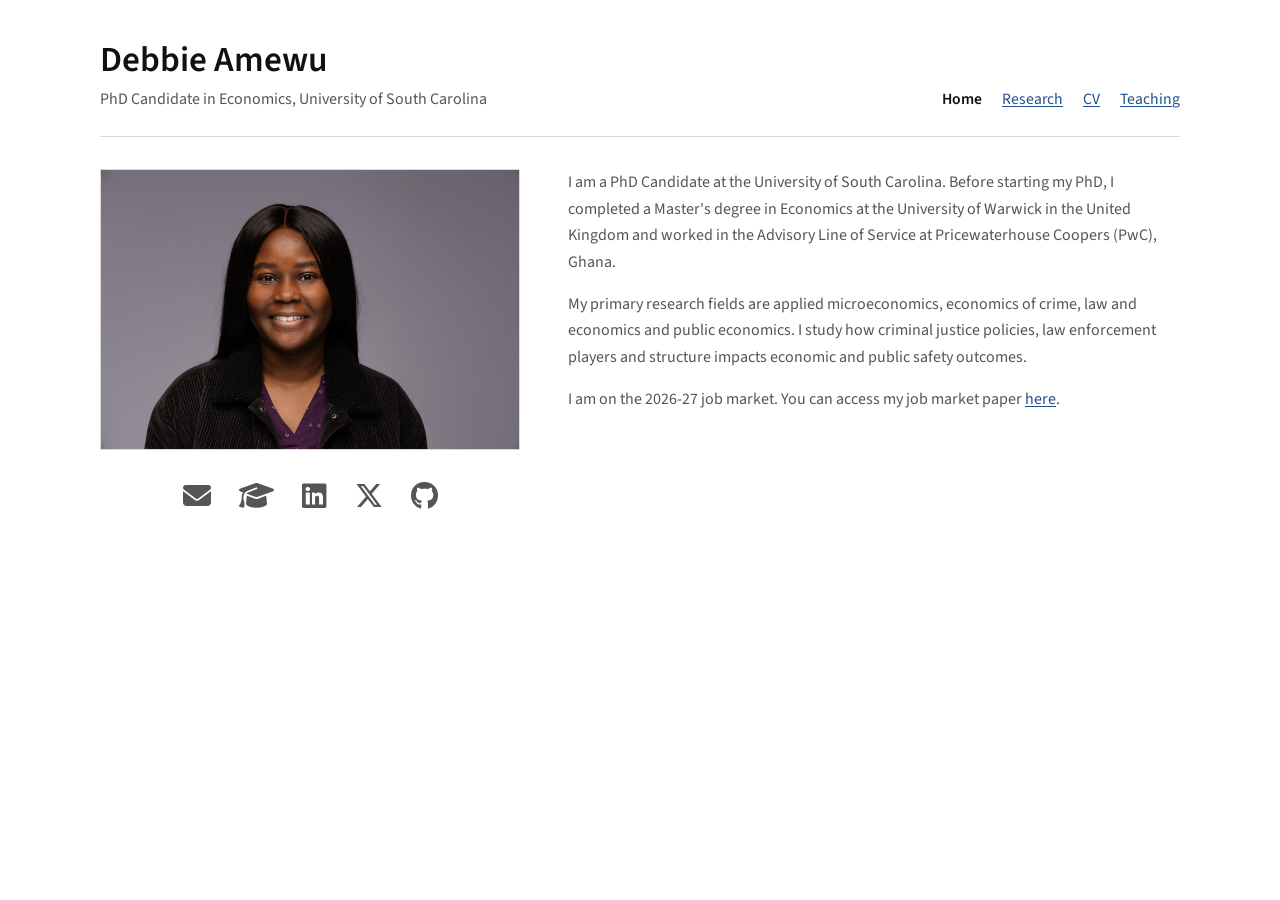
<file: index.html>
<!DOCTYPE html>
<html lang="en">
<head>
  <meta charset="UTF-8">
  <meta name="viewport" content="width=device-width, initial-scale=1.0">
  <title>Debbie Amewu | PhD Candidate in Economics, University of South Carolina</title>
  <meta name="description" content="Debbie Amewu is a PhD Candidate in Economics at the University of South Carolina.">
  <link rel="preconnect" href="https://fonts.googleapis.com">
  <link rel="preconnect" href="https://fonts.gstatic.com" crossorigin>
  <link href="https://fonts.googleapis.com/css2?family=Libre+Baskerville:wght@400;700&family=Source+Sans+3:wght@400;500;600;700&display=swap" rel="stylesheet">
  <link rel="stylesheet" href="styles.css">
      <link rel="stylesheet" href="https://cdnjs.cloudflare.com/ajax/libs/font-awesome/6.7.2/css/all.min.css">
  <style>
    .profile-layout { display: grid; grid-template-columns: 420px 1fr; gap: 48px; align-items: start; }
    .profile-sidebar .profile-photo { width: 100%; max-width: none; margin: 0 0 24px; }
    .profile-sidebar .profile-photo img { display: block; width: 100%; max-width: none; height: auto; }

    .social-icons { display: flex; justify-content: center; gap: 28px; }
    .social-icons a { font-size: 28px; color: #555; text-decoration: none; }
    .social-icons a:hover { color: #1f4e79; }

    @media (max-width: 700px) {
      .profile-layout { grid-template-columns: 1fr; }
    }
  </style>
</head>
<body>
  <div class="page">
    <header class="site-header">
      <div>
        <h1>Debbie Amewu</h1>
        <p class="subtitle">PhD Candidate in Economics, University of South Carolina</p>
      </div>
      <nav class="site-nav" aria-label="Primary">
        <a href="index.html" aria-current="page">Home</a>
        <a href="research.html">Research</a>
        <a href="cv.html">CV</a>
        <a href="teaching.html">Teaching</a>
      </nav>
    </header>

        <main class="profile-layout">
      <div class="profile-sidebar">
        <figure class="profile-photo large-photo">
          <img src="9J4A8117.jpg" alt="Debbie Amewu">
        </figure>

                <div class="social-icons">
          <a href="mailto:damewu@email.sc.edu" aria-label="Email" title="Email"><i class="fa-solid fa-envelope"></i></a>
          <a href="https://scholar.google.com/citations?user=LDVzD6gAAAAJ&amp;hl=en" target="_blank" rel="noopener noreferrer" aria-label="Google Scholar" title="Google Scholar"><i class="fa-solid fa-graduation-cap"></i></a>
          <a href="https://www.linkedin.com/in/debbie-amewu/" target="_blank" rel="noopener noreferrer" aria-label="LinkedIn" title="LinkedIn"><i class="fa-brands fa-linkedin"></i></a>
          <a href="https://x.com/amewu__" target="_blank" rel="noopener noreferrer" aria-label="X" title="X"><i class="fa-brands fa-x-twitter"></i></a>
          <a href="https://github.com/DebbieAmewu" target="_blank" rel="noopener noreferrer" aria-label="GitHub" title="GitHub"><i class="fa-brands fa-github"></i></a>
        </div>
      </div>

      <div class="profile-details">
        <section>
          <p>
            I am a PhD Candidate at the University of South Carolina. Before starting my PhD, I completed a Master's degree in Economics at the University of Warwick in the United Kingdom and worked in the Advisory Line of Service at Pricewaterhouse Coopers (PwC), Ghana.
          </p>
          <p>
            My primary research fields are applied microeconomics, economics of crime, law and economics and public economics. I study how criminal justice policies, law enforcement players and structure impacts economic and public safety outcomes.
          </p>
          <p>
            I am on the 2026-27 job market. You can access my job market paper <a href="Job Market Paper.pdf" target="_blank" rel="noopener">here</a>.
          </p>
        </section>
      </div>
    </main>
  </div>
</body>
</html>
</file>
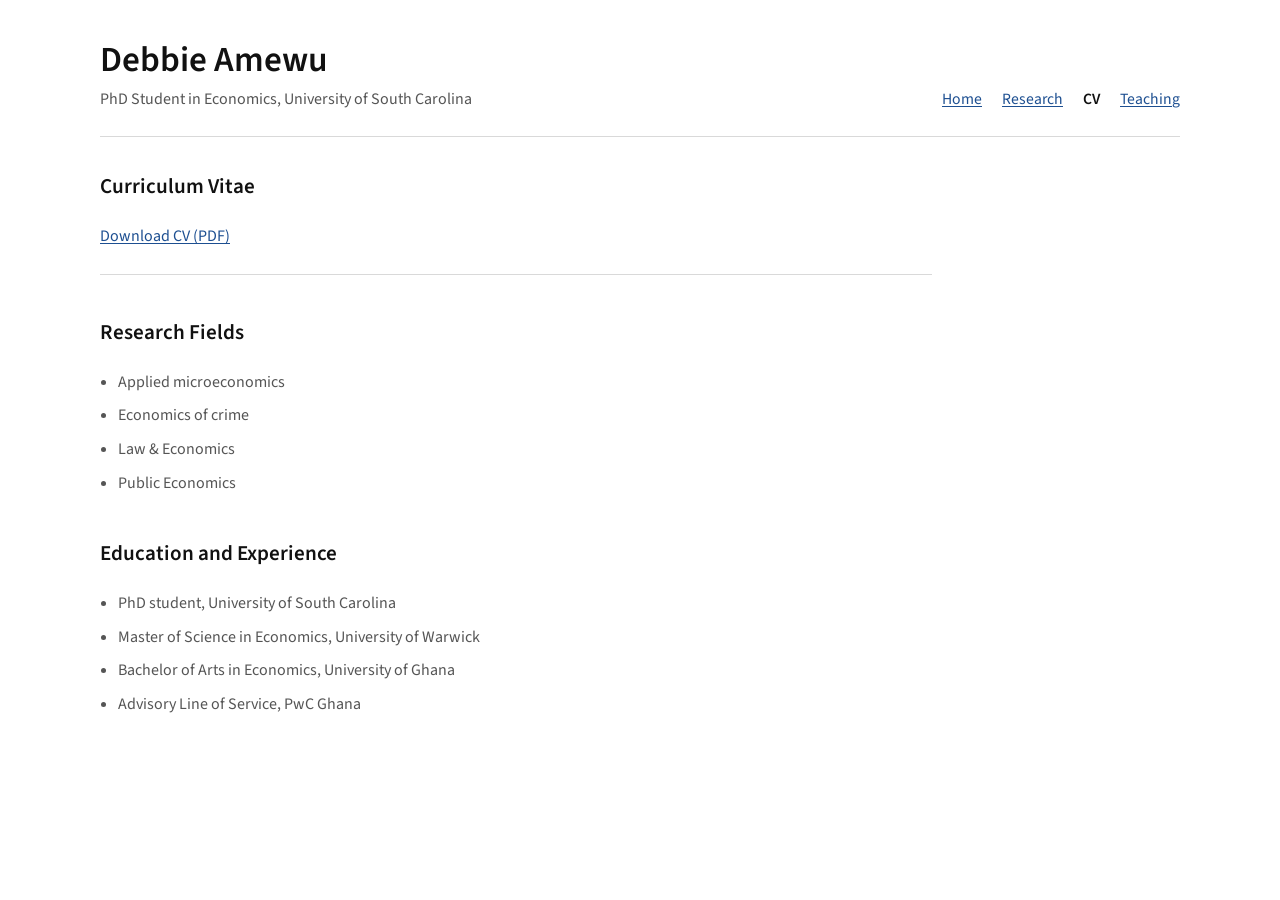
<file: cv.html>
<!DOCTYPE html>
<html lang="en">
<head>
  <meta charset="UTF-8">
  <meta name="viewport" content="width=device-width, initial-scale=1.0">
  <title>CV | Debbie Amewu</title>
  <meta name="description" content="Curriculum vitae for Debbie Amewu.">
  <link rel="preconnect" href="https://fonts.googleapis.com">
  <link rel="preconnect" href="https://fonts.gstatic.com" crossorigin>
  <link href="https://fonts.googleapis.com/css2?family=Libre+Baskerville:wght@400;700&family=Source+Sans+3:wght@400;500;600;700&display=swap" rel="stylesheet">
  <link rel="stylesheet" href="styles.css">
</head>
<body>
  <div class="page">
    <header class="site-header">
      <div>
        <h1>Debbie Amewu</h1>
        <p class="subtitle">PhD Student in Economics, University of South Carolina</p>
      </div>
      <nav class="site-nav" aria-label="Primary">
        <a href="index.html">Home</a>
        <a href="research.html">Research</a>
        <a href="cv.html" aria-current="page">CV</a>
        <a href="teaching.html">Teaching</a>
      </nav>
    </header>

    <main class="subpage cv-page">
      <section class="cv-actions">
        <h2>Curriculum Vitae</h2>
        <p><a href="debbie-amewu-cv.pdf">Download CV (PDF)</a></p>
      </section>

      <section>
        <h2>Research Fields</h2>
        <ul class="plain-list">
          <li>Applied microeconomics</li>
          <li>Economics of crime</li>
          <li>Law & Economics</li>
          <li>Public Economics</li>
        </ul>
      </section>

      <section>
        <h2>Education and Experience</h2>
        <ul class="plain-list">
          <li>PhD student, University of South Carolina</li>
          <li>Master of Science in Economics, University of Warwick</li>
          <li>Bachelor of Arts in Economics, University of Ghana</li>
          <li>Advisory Line of Service, PwC Ghana</li>
        </ul>
      </section>
    </main>
  </div>
</body>
</html>
</file>
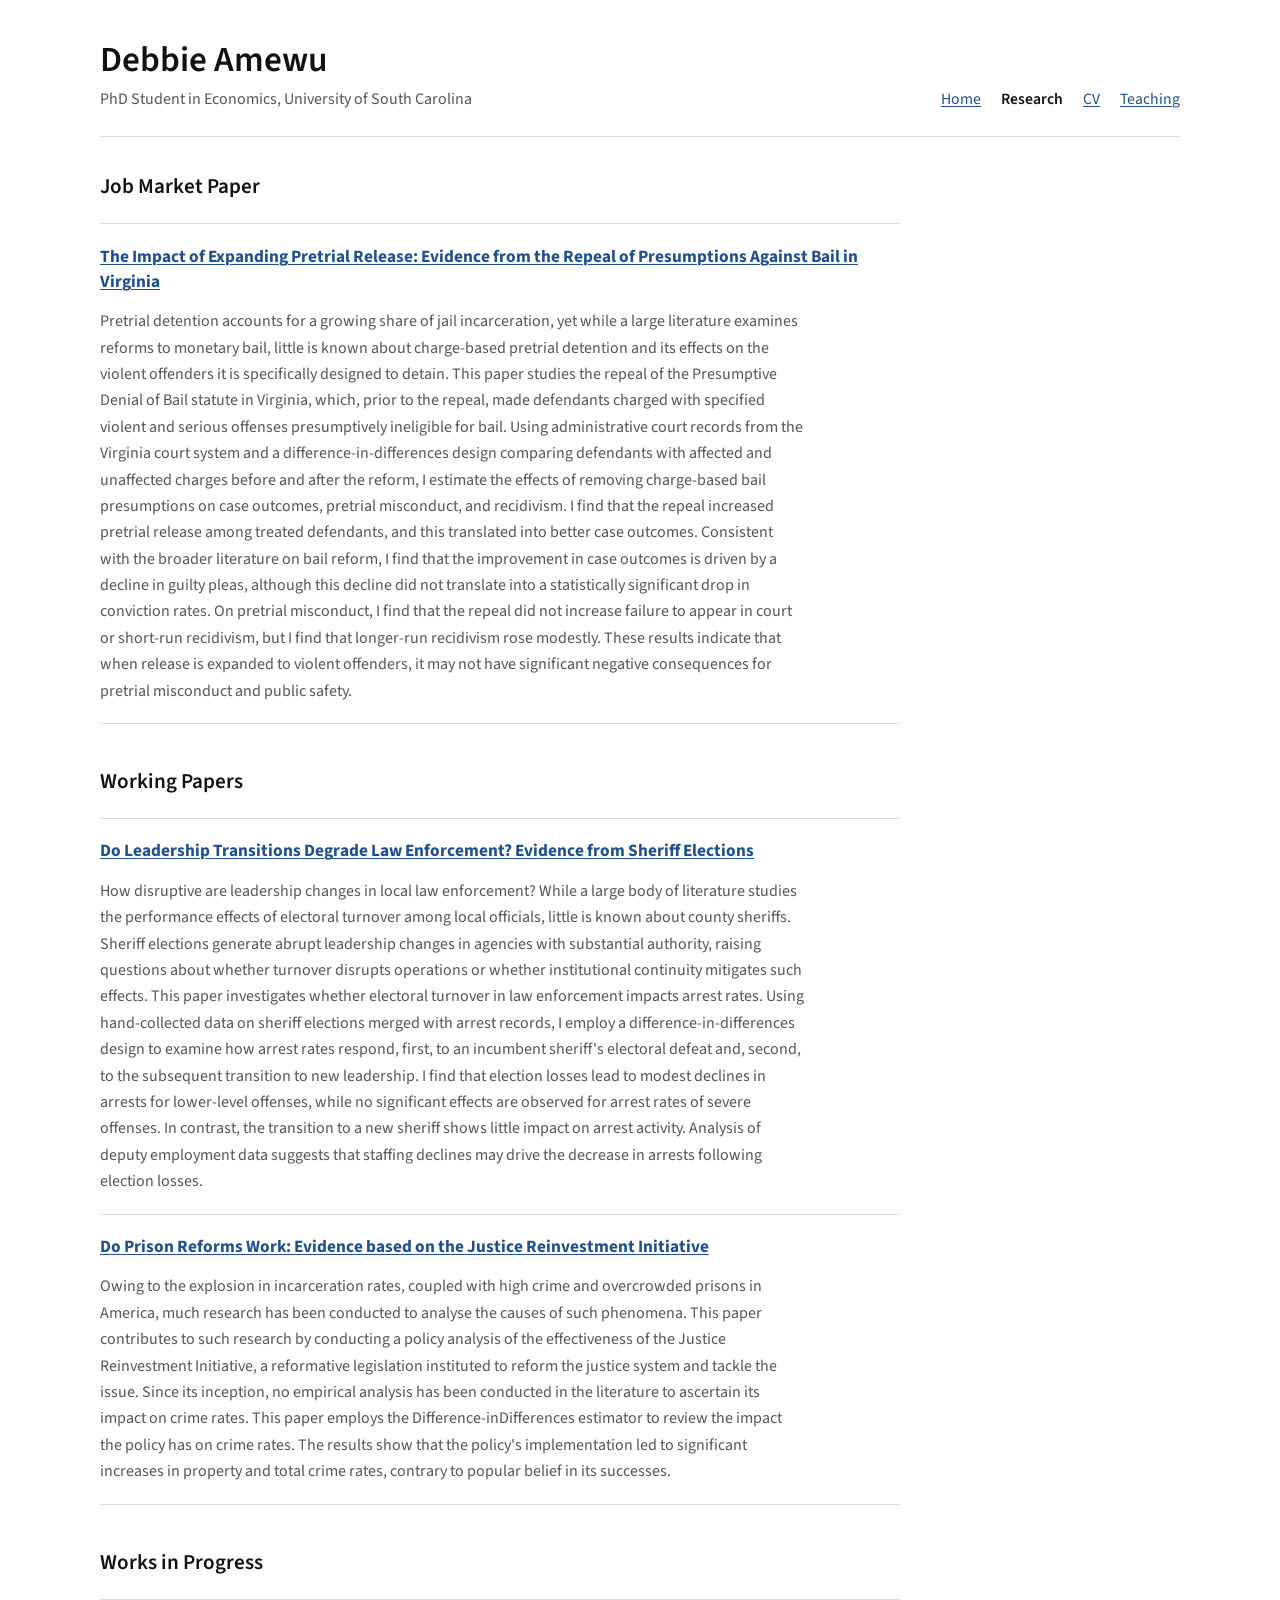
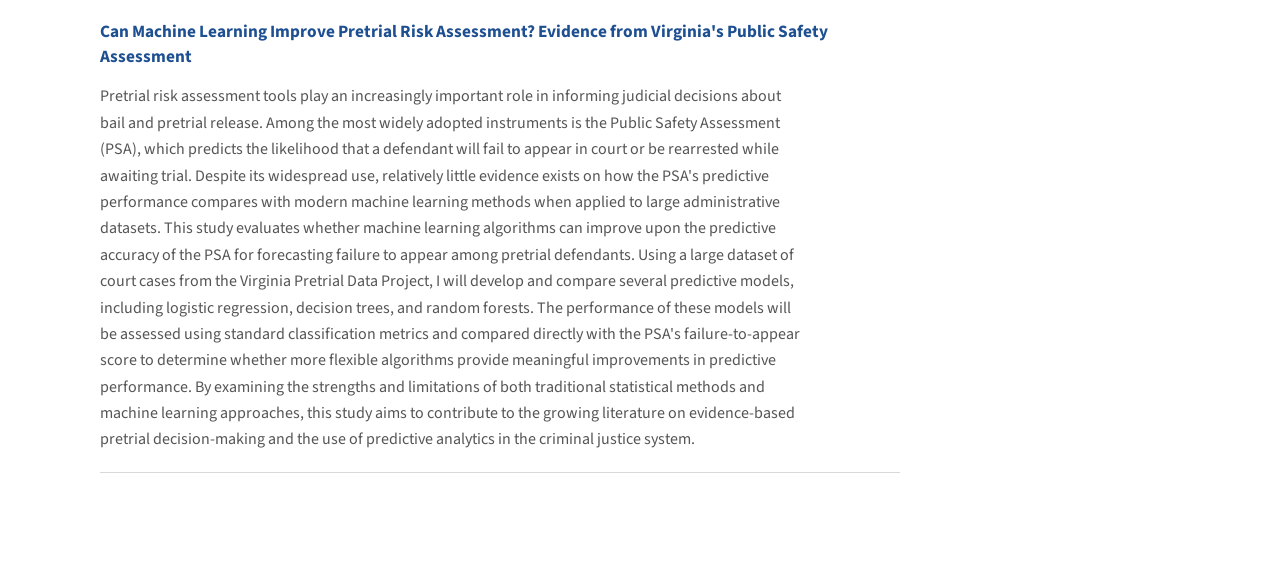
<file: research.html>
<!DOCTYPE html>
<html lang="en">
<head>
  <meta charset="UTF-8">
  <meta name="viewport" content="width=device-width, initial-scale=1.0">
  <title>Research | Debbie Amewu</title>
  <meta name="description" content="Research by Debbie Amewu.">
  <link rel="preconnect" href="https://fonts.googleapis.com">
  <link rel="preconnect" href="https://fonts.gstatic.com" crossorigin>
  <link href="https://fonts.googleapis.com/css2?family=Libre+Baskerville:wght@400;700&family=Source+Sans+3:wght@400;500;600;700&display=swap" rel="stylesheet">
  <link rel="stylesheet" href="styles.css">
</head>
<body>
  <div class="page">
    <header class="site-header">
      <div>
        <h1>Debbie Amewu</h1>
        <p class="subtitle">PhD Student in Economics, University of South Carolina</p>
      </div>
      <nav class="site-nav" aria-label="Primary">
        <a href="index.html">Home</a>
        <a href="research.html" aria-current="page">Research</a>
        <a href="cv.html">CV</a>
        <a href="teaching.html">Teaching</a>
      </nav>
    </header>

    <main class="subpage refined-research">
  <section>
    <h2>Job Market Paper</h2>
    <div class="paper-stack">
      <div class="paper-row">
        <div class="paper-head">
          <a class="paper-title" style="font-weight: 700;" href="Job Market Paper.pdf" target="_blank" rel="noopener">
            The Impact of Expanding Pretrial Release: Evidence from the Repeal of Presumptions Against Bail in Virginia
          </a>
        </div>
        <div class="abstract">
          <p>
            Pretrial detention accounts for a growing share of jail incarceration, yet while a large literature examines reforms to monetary bail, little is known about charge-based pretrial detention and its effects on the violent offenders it is specifically designed to detain. This paper studies the repeal of the Presumptive Denial of Bail statute in Virginia, which, prior to the repeal, made defendants charged with specified violent and serious offenses presumptively ineligible for bail. Using administrative court records from the Virginia court system and a difference-in-differences design comparing defendants with affected and unaffected charges before and after the reform, I estimate the effects of removing charge-based bail presumptions on case outcomes, pretrial misconduct, and recidivism. I find that the repeal increased pretrial release among treated defendants, and this translated into better case outcomes. Consistent with the broader literature on bail reform, I find that the improvement in case outcomes is driven by a decline in guilty pleas, although this decline did not translate into a statistically significant drop in conviction rates. On pretrial misconduct, I find that the repeal did not increase failure to appear in court or short-run recidivism, but I find that longer-run recidivism rose modestly. These results indicate that when release is expanded to violent offenders, it may not have significant negative consequences for pretrial misconduct and public safety. 
          </p>
        </div>
      </div>
    </div>
  </section>
      <section>
        <h2>Working Papers</h2>
        <div class="paper-stack">
          <div class="paper-row">
            <div class="paper-head">
              <a class="paper-title" style="font-weight: 700;" href="https://papers.ssrn.com/sol3/papers.cfm?abstract_id=6069726" target="_blank" rel="noopener noreferrer">
                Do Leadership Transitions Degrade Law Enforcement? Evidence from Sheriff Elections
              </a>
            </div>
            <div class="abstract">
              <p>
                How disruptive are leadership changes in local law enforcement? While a large body of literature studies the performance effects of electoral turnover among local officials, little is known about county sheriffs. Sheriff elections generate abrupt leadership changes in agencies with substantial authority, raising questions about whether turnover disrupts operations or whether institutional continuity mitigates such effects. This paper investigates whether electoral turnover in law enforcement impacts arrest rates. Using hand-collected data on sheriff elections merged with arrest records, I employ a difference-in-differences design to examine how arrest rates respond, first, to an incumbent sheriff's electoral defeat and, second, to the subsequent transition to new leadership. I find that election losses lead to modest declines in arrests for lower-level offenses, while no significant effects are observed for arrest rates of severe offenses. In contrast, the transition to a new sheriff shows little impact on arrest activity. Analysis of deputy employment data suggests that staffing declines may drive the decrease in arrests following election losses.
              </p>
            </div>
          </div>
          <div class="paper-row">
            <div class="paper-head">
              <a class="paper-title" style="font-weight: 700;" href="https://papers.ssrn.com/sol3/papers.cfm?abstract_id=6945118" target="_blank" rel="noopener">Do Prison Reforms Work: Evidence based on the Justice Reinvestment Initiative</a>
            </div>
            <div class="abstract">
              <p>
              Owing to the explosion in incarceration rates, coupled with high crime and overcrowded prisons in America, much research has been conducted to analyse the causes of such phenomena. This paper contributes to such research by conducting a policy analysis of the effectiveness of the Justice Reinvestment Initiative, a reformative legislation instituted to reform the justice system and tackle the issue. Since its inception, no empirical analysis has been conducted in the literature to ascertain its impact on crime rates. This paper employs the Difference-inDifferences estimator to review the impact the policy has on crime rates. The results show that the policy's implementation led to significant increases in property and total crime rates, contrary to popular belief in its successes.
              </p>
            </div>
          </div>
        </div>
      </section>

      <section>
        <h2>Works in Progress</h2>
        <div class="paper-stack">
          <div class="paper-row">
            <div class="paper-head">
              <span class="paper-title" style="font-weight: 700;">Can Machine Learning Improve Pretrial Risk Assessment? Evidence from Virginia's Public Safety Assessment</span>
            </div>
            <div class="abstract">
              <p>
                Pretrial risk assessment tools play an increasingly important role in informing judicial decisions about bail and pretrial release. Among the most widely adopted instruments is the Public Safety Assessment (PSA), which predicts the likelihood that a defendant will fail to appear in court or be rearrested while awaiting trial. Despite its widespread use, relatively little evidence exists on how the PSA's predictive performance compares with modern machine learning methods when applied to large administrative datasets. This study evaluates whether machine learning algorithms can improve upon the predictive accuracy of the PSA for forecasting failure to appear among pretrial defendants. Using a large dataset of court cases from the Virginia Pretrial Data Project, I will develop and compare several predictive models, including logistic regression, decision trees, and random forests. The performance of these models will be assessed using standard classification metrics and compared directly with the PSA's failure-to-appear score to determine whether more flexible algorithms provide meaningful improvements in predictive performance. By examining the strengths and limitations of both traditional statistical methods and machine learning approaches, this study aims to contribute to the growing literature on evidence-based pretrial decision-making and the use of predictive analytics in the criminal justice system.
              </p>
            </div>
          </div>
        </div>
      </section>
    </main>
  </div>
</body>
</html>
</file>
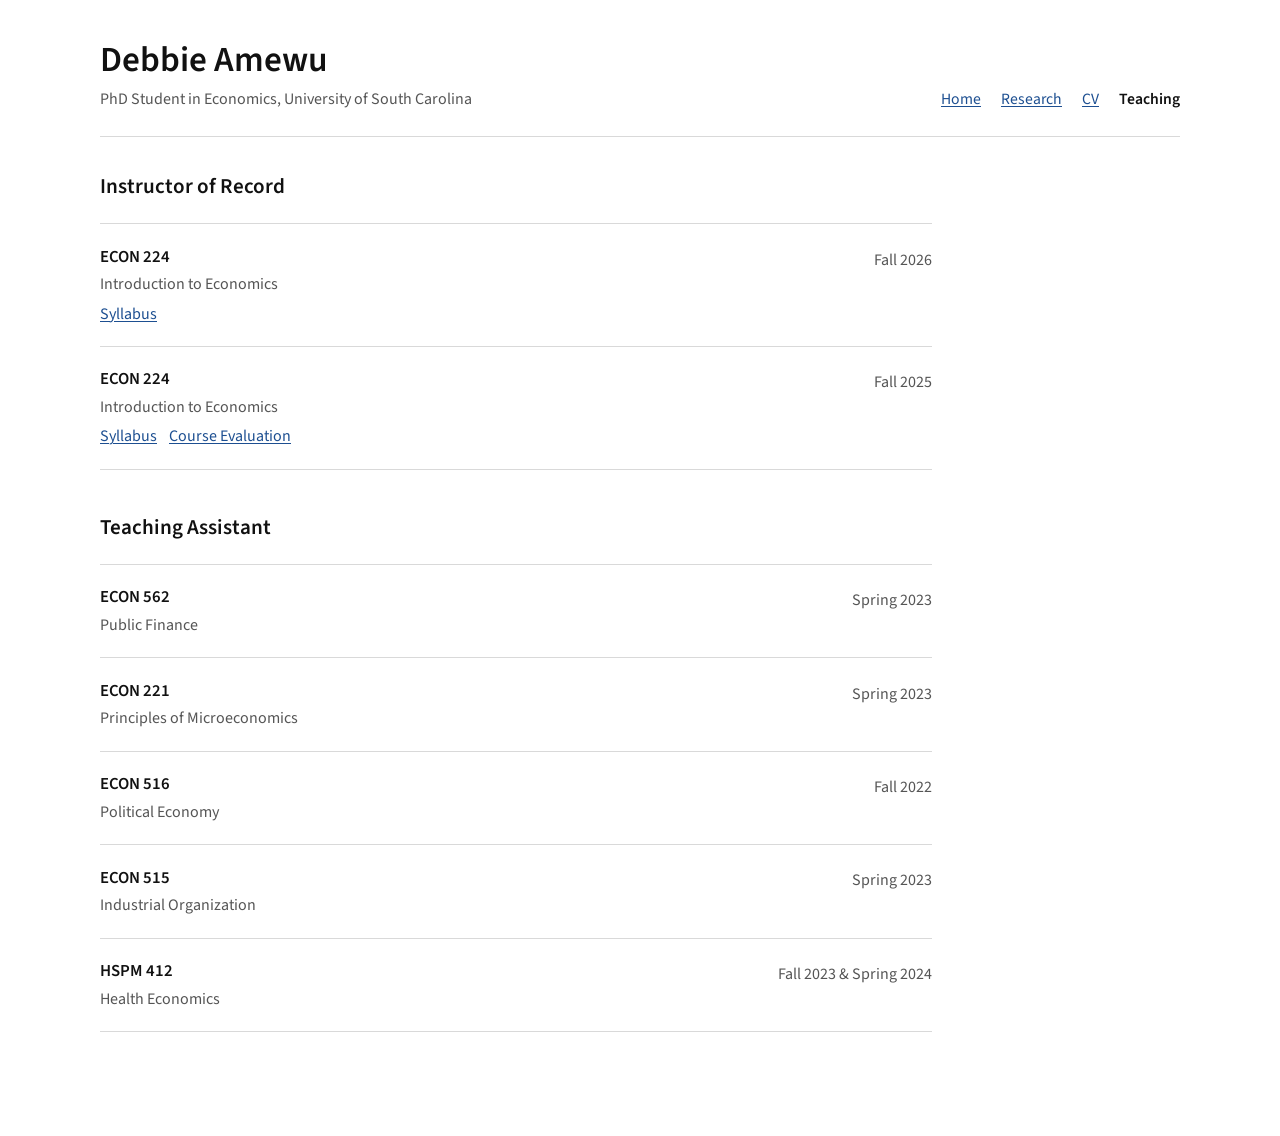
<file: teaching.html>
<!DOCTYPE html>
<html lang="en">
<head>
  <meta charset="UTF-8">
  <meta name="viewport" content="width=device-width, initial-scale=1.0">
  <title>Teaching | Debbie Amewu</title>
  <meta name="description" content="Teaching by Debbie Amewu.">
  <link rel="preconnect" href="https://fonts.googleapis.com">
  <link rel="preconnect" href="https://fonts.gstatic.com" crossorigin>
  <link href="https://fonts.googleapis.com/css2?family=Libre+Baskerville:wght@400;700&family=Source+Sans+3:wght@400;500;600;700&display=swap" rel="stylesheet">
  <link rel="stylesheet" href="styles.css">
</head>
<body>
  <div class="page">
    <header class="site-header">
      <div>
        <h1>Debbie Amewu</h1>
        <p class="subtitle">PhD Student in Economics, University of South Carolina</p>
      </div>
      <nav class="site-nav" aria-label="Primary">
        <a href="index.html">Home</a>
        <a href="research.html">Research</a>
        <a href="cv.html">CV</a>
        <a href="teaching.html" aria-current="page">Teaching</a>
      </nav>
    </header>

    <main class="subpage teaching-page">
      <section>
        <h2>Instructor of Record</h2>
        <div class="course-list">
          <article class="course-row">
            <div>
              <h3>ECON 224</h3>
              <p>Introduction to Economics</p>
              <p class="course-links">
                <a href="https://www.dropbox.com/scl/fi/n3uurfym2lyp3oae01dcq/Syllabus-Fall-2026.pdf?rlkey=00jf9r4pls1fotjbcusmk5yqj&amp;st=0tli0ubo&amp;dl=0" target="_blank" rel="noopener noreferrer">Syllabus</a>
              </p>
            </div>
            <p class="course-term">Fall 2026</p>
          </article>
          <article class="course-row">
            <div>
              <h3>ECON 224</h3>
              <p>Introduction to Economics</p>
              <p class="course-links">
                <a href="https://www.dropbox.com/scl/fi/h182yputmmzvxzpi2n503/Syllabus.pdf?rlkey=mtueyl7hv211beovye57wr1dc&amp;st=oiw1yclg&amp;dl=0" target="_blank" rel="noopener noreferrer">Syllabus</a>
                <a href="https://www.dropbox.com/scl/fi/4g522mfncth3tl0yg73fu/Individual-Report-for-ECON224-006-FALL-2025-Debbie-Amewu-_76b4414a-ffdd-4190-944d-b490ec4d6ae8en-US.pdf?rlkey=2g3b87p31bdjqcvo6essnpsf4&amp;st=px53jblw&amp;dl=0" target="_blank" rel="noopener noreferrer">Course Evaluation</a>
              </p>
            </div>
            <p class="course-term">Fall 2025</p>
          </article>
        </div>
      </section>

      <section>
        <h2>Teaching Assistant</h2>
        <div class="course-list">
          <article class="course-row">
            <div>
              <h3>ECON 562</h3>
              <p>Public Finance</p>
            </div>
            <p class="course-term">Spring 2023</p>
          </article>

          <article class="course-row">
            <div>
              <h3>ECON 221</h3>
              <p>Principles of Microeconomics</p>
            </div>
            <p class="course-term">Spring 2023</p>
          </article>

          <article class="course-row">
            <div>
              <h3>ECON 516</h3>
              <p>Political Economy</p>
            </div>
            <p class="course-term">Fall 2022</p>
          </article>

          <article class="course-row">
            <div>
              <h3>ECON 515</h3>
              <p>Industrial Organization</p>
            </div>
            <p class="course-term">Spring 2023</p>
          </article>

          <article class="course-row">
            <div>
              <h3>HSPM 412</h3>
              <p>Health Economics</p>
            </div>
            <p class="course-term">Fall 2023 &amp; Spring 2024</p>
          </article>
        </div>
      </section>
    </main>
  </div>
</body>
</html>
</file>
<file: styles.css>
:root {
  --bg: #ffffff;
  --text: #222222;
  --muted: #555555;
  --line: #d9d9d9;
  --link: #1d4f91;
  --link-hover: #163d70;
  --max-width: 1080px;
}

* {
  box-sizing: border-box;
}

body {
  margin: 0;
  background: var(--bg);
  color: var(--text);
  font-family: "Source Sans 3", Arial, sans-serif;
  line-height: 1.65;
}

a {
  color: var(--link);
  text-decoration: underline;
  text-underline-offset: 0.14em;
  text-decoration-thickness: 0.06em;
}

a:hover {
  color: var(--link-hover);
  text-decoration-thickness: 0.1em;
}

img {
  display: block;
  max-width: 100%;
}

.page {
  width: min(calc(100% - 2rem), var(--max-width));
  margin: 0 auto;
  padding: 2.5rem 0 4rem;
}

.site-header {
  display: flex;
  justify-content: space-between;
  align-items: flex-end;
  gap: 2rem;
  padding-bottom: 1.5rem;
  border-bottom: 1px solid var(--line);
}

h1,
h2,
h3 {
  color: #111111;
  font-family: "Source Sans 3", Arial, sans-serif;
  font-weight: 600;
}

h1 {
  margin: 0;
  font-size: 2.2rem;
  line-height: 1.15;
}

h2 {
  margin: 0 0 1.2rem;
  font-size: 1.32rem;
}

h3 {
  margin: 0;
  font-size: 1.05rem;
}

.subtitle {
  margin: 0.35rem 0 0;
  color: var(--muted);
  font-size: 1rem;
}

.site-nav {
  display: flex;
  flex-wrap: wrap;
  gap: 0.9rem 1.25rem;
  font-size: 0.98rem;
}

.site-nav a[aria-current="page"] {
  color: #111111;
  font-weight: 600;
  text-decoration: none;
}

.profile-layout {
  display: grid;
  grid-template-columns: minmax(260px, 340px) minmax(0, 1fr);
  gap: 3rem;
  align-items: start;
  padding-top: 2rem;
}

.large-photo {
  margin: 0;
}

.large-photo img {
  width: 100%;
  border: 1px solid var(--line);
}

.profile-details {
  max-width: 40rem;
}

.profile-details section,
.subpage section {
  margin-bottom: 2.5rem;
}

p,
li {
  color: var(--muted);
}

p {
  margin: 0 0 1rem;
}

ul {
  margin: 0;
  padding-left: 1.15rem;
}

.link-list li,
.plain-list li {
  margin-bottom: 0.45rem;
}

.subpage {
  max-width: 54rem;
  padding-top: 2rem;
}

.refined-research {
  max-width: 50rem;
}

.paper-stack,
.course-list {
  display: grid;
}

.paper-row,
.paper-static-row,
.course-row {
  border-top: 1px solid var(--line);
  padding: 1.2rem 0;
}

.paper-row:last-child,
.paper-static-row:last-child,
.course-row:last-child {
  border-bottom: 1px solid var(--line);
}

.paper-row summary {
  display: block;
  list-style: none;
  cursor: pointer;
}

.paper-row summary::marker {
  content: "";
}

.paper-row summary::-webkit-details-marker {
  display: none;
}

.paper-head,
.static-paper-head {
  display: block;
}

.paper-title {
  display: block;
  color: var(--link);
  font-family: "Source Sans 3", Arial, sans-serif;
  font-size: 1.08rem;
  font-weight: 400;
  line-height: 1.45;
}

.static-title {
  color: #222222;
}

.paper-meta,
.course-term,
.course-links {
  display: block;
  color: var(--muted);
  margin-top: 0.18rem;
}

.paper-abstract-toggle {
  display: inline-flex;
  align-items: center;
  gap: 0.35rem;
  margin-top: 0.4rem;
  color: var(--muted);
}

.paper-abstract-toggle::before {
  content: ">";
  color: #666666;
  line-height: 1;
}

.paper-row[open] .paper-abstract-toggle::before {
  content: "v";
}

.abstract {
  padding-top: 0.9rem;
  max-width: 44rem;
}

.abstract p,
.paper-abstract {
  margin: 0;
  max-width: 44rem;
  color: var(--muted);
}

.teaching-page {
  max-width: 52rem;
}

.course-row {
  display: grid;
  grid-template-columns: minmax(0, 1fr) auto;
  gap: 1.5rem;
}

.course-row p {
  margin-bottom: 0;
}

.course-links {
  display: flex;
  flex-wrap: wrap;
  gap: 0.75rem;
}

.course-term {
  min-width: 9rem;
  text-align: right;
}

.cv-page {
  max-width: 52rem;
}

.cv-actions {
  padding-bottom: 0.5rem;
  border-bottom: 1px solid var(--line);
}

@media (max-width: 800px) {
  .site-header,
  .profile-layout,
  .course-row {
    display: grid;
    grid-template-columns: 1fr;
  }

  .site-header {
    align-items: start;
  }

  .subpage,
  .profile-details,
  .refined-research,
  .cv-page,
  .teaching-page {
    max-width: none;
  }

  .course-term {
    min-width: 0;
    text-align: left;
  }
}
</file>
